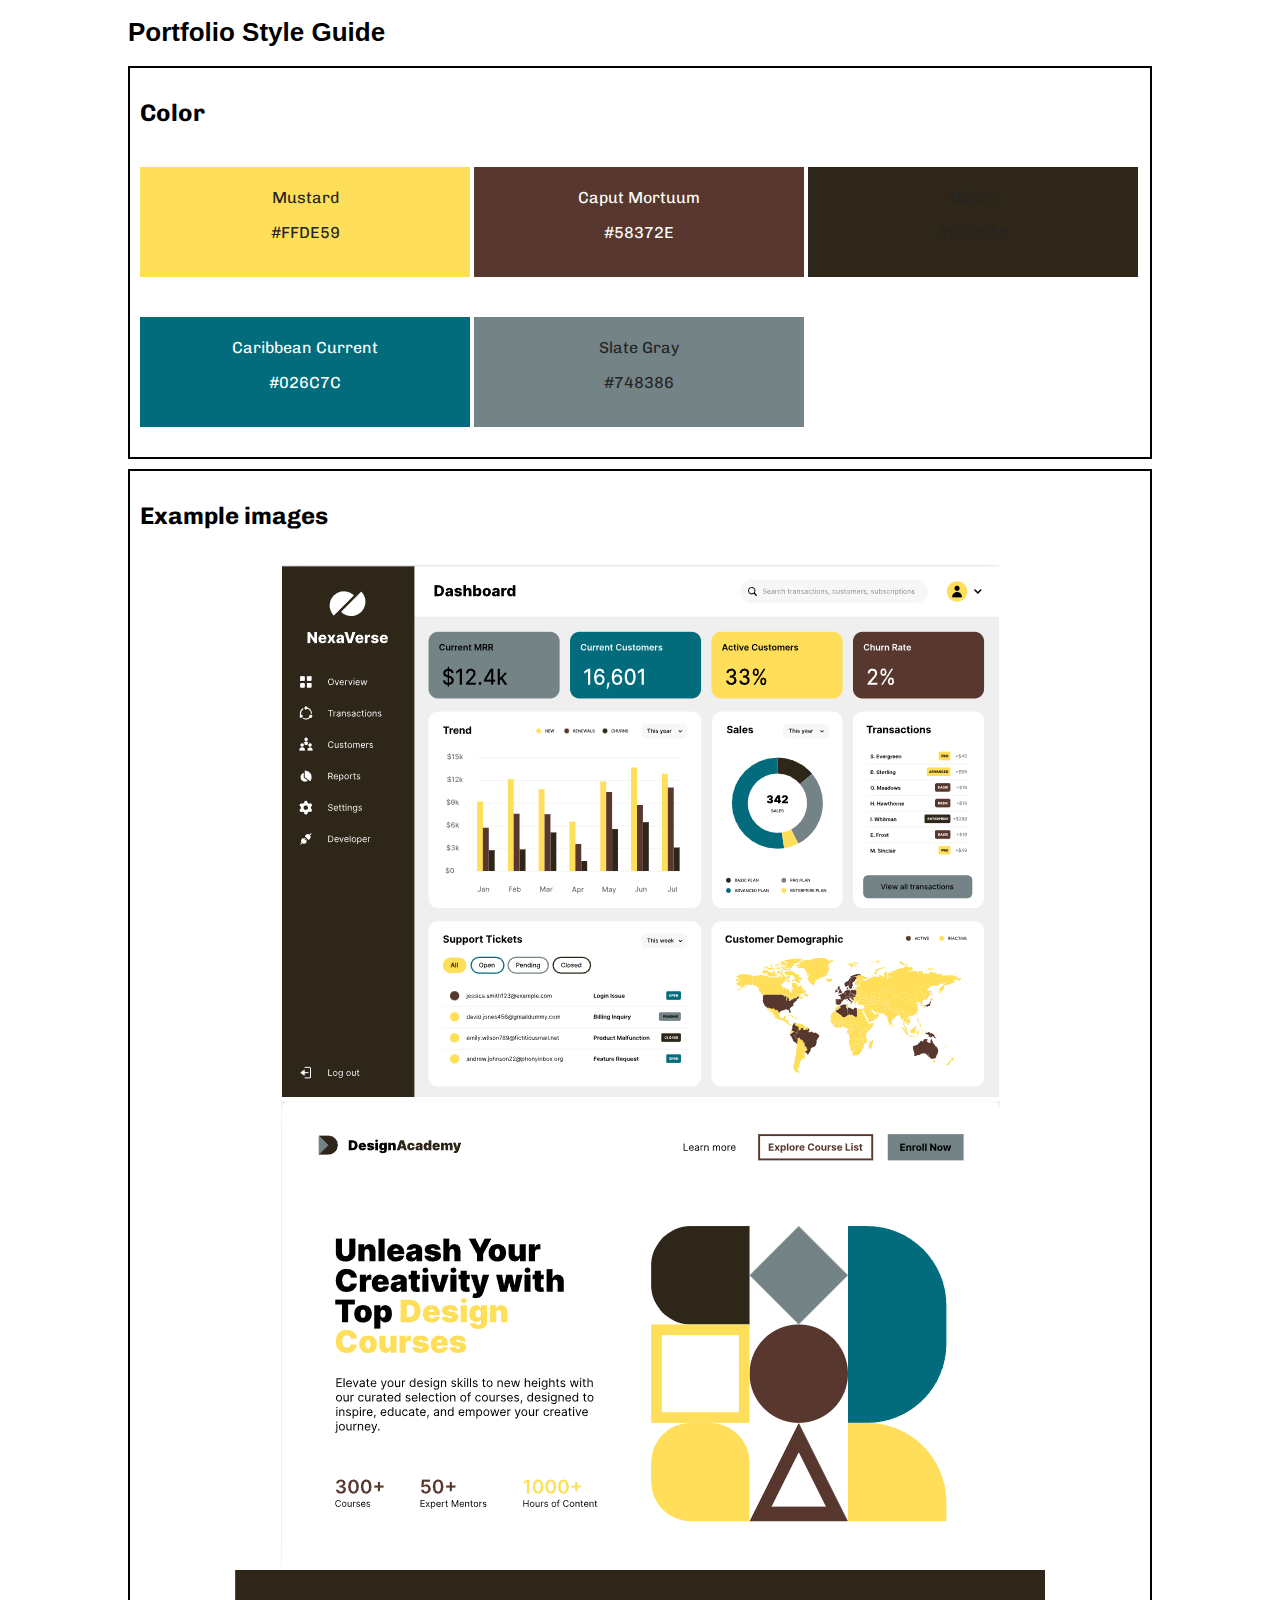
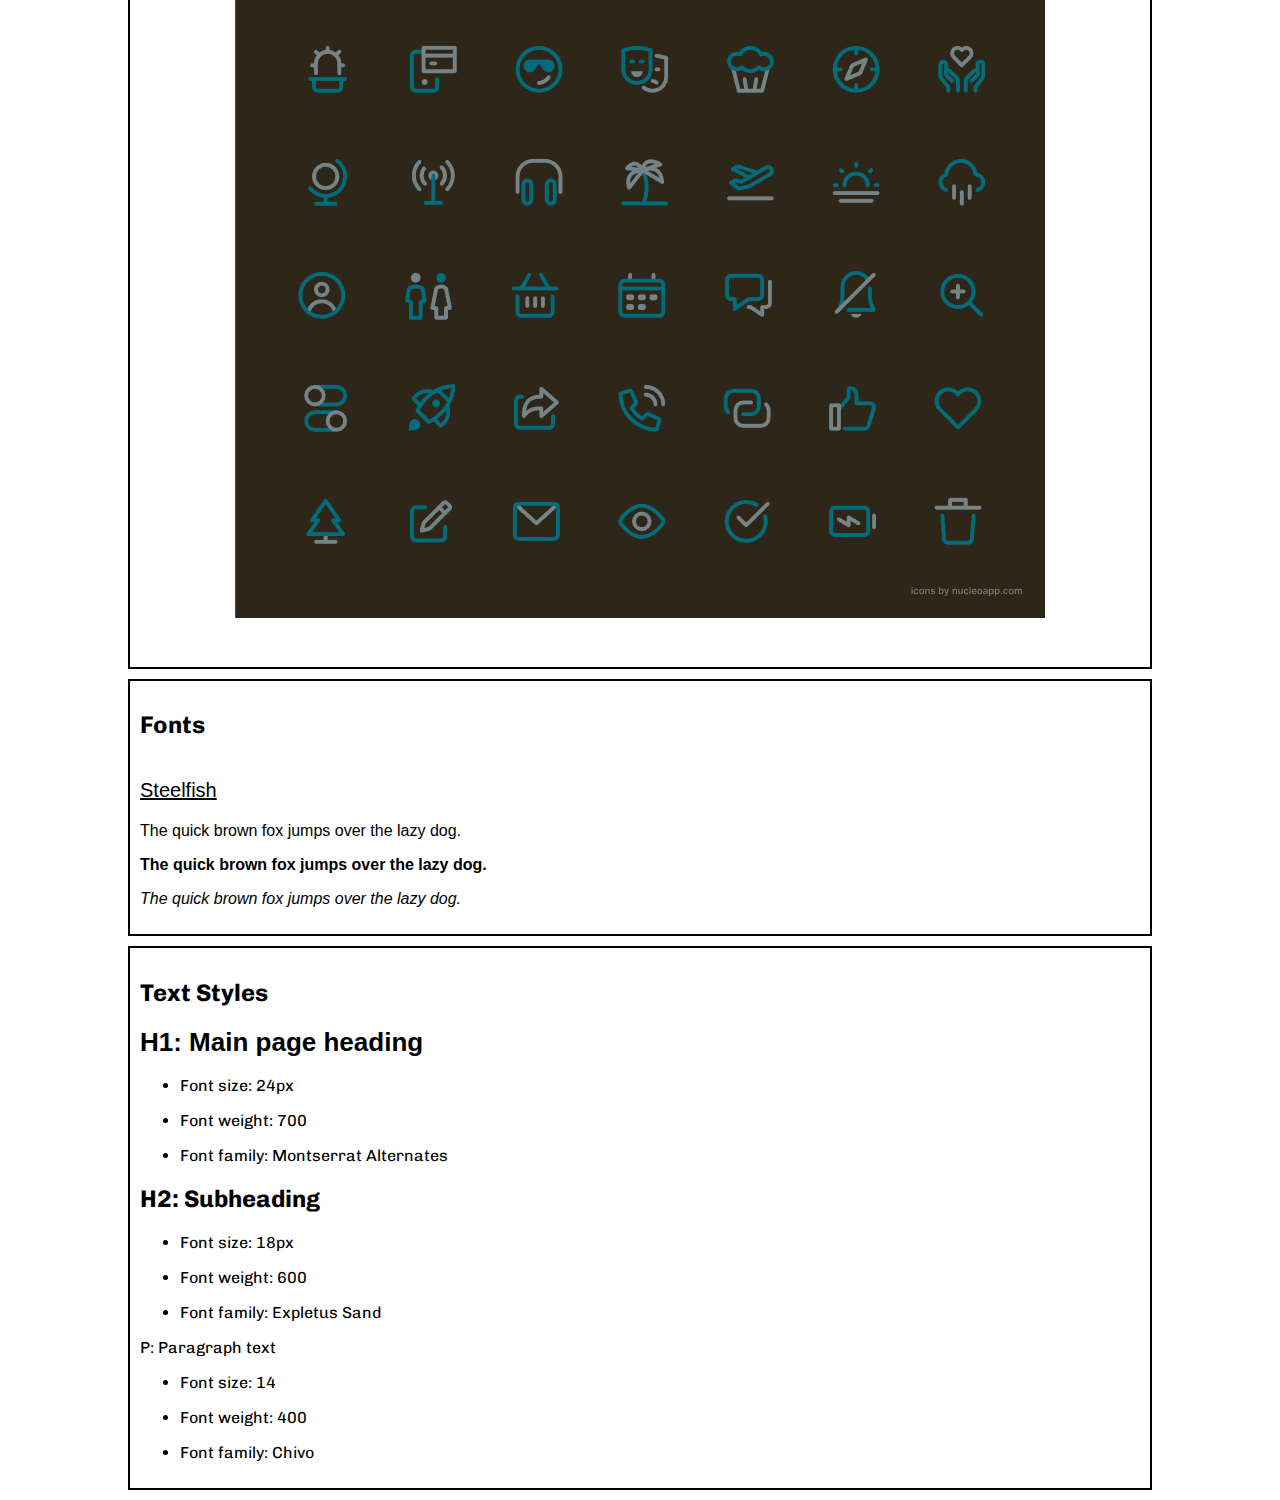
<file: PortfolioStyleGuide.html>
<!DOCTYPE html>
<html lang="en">
  <head>
      <meta charset="UTF-8">
      <meta name="viewport" content="width=device-width, initial-scale=1.0">
      <link rel="stylesheet" href="./css/styleguide.css">
      <!-- <link href="https://fonts.googleapis.com/css?family=Source+Code+Pro:400,700&display=swap" rel="stylesheet">
      <link href="https://fonts.googleapis.com/css?family=Nunito+Sans:400,400i,700&display=swap" rel="stylesheet">
      <link href="https://fonts.googleapis.com/css?family=Poppins:400,500,700&display=swap" rel="stylesheet">
       -->
      <link rel="preconnect" href="https://fonts.googleapis.com">
      <link rel="preconnect" href="https://fonts.gstatic.com" crossorigin>
      <link href="https://fonts.googleapis.com/css2?family=Chivo:ital,wght@0,100..900;1,100..900&family=Expletus+Sans:ital,wght@0,400..700;1,400..700&family=Montserrat+Alternates:ital,wght@0,100;0,200;0,300;0,400;0,500;0,600;0,700;0,800;0,900;1,100;1,200;1,300;1,400;1,500;1,600;1,700;1,800;1,900&display=swap" rel="stylesheet">
      
      
      
      
      <title>Style Guide</title>
  </head>

  <body>
    <h1>Portfolio Style Guide</h1>
  
   <div class = "container">
    <h2>Color</h2>
      <div class="color_containers">  
        <div class="color_panel mustard">
          <p class = "color_label">Mustard</p>
          <p class = "color_hex"> #FFDE59</p>
        </div>

        <div class="color_panel caput-mortuum">
          <p class = "color_label">Caput Mortuum</p>
          <p class = "color_hex"> #58372E</p>
        </div>
        
        <div class="color_panel bistro">
          <p class = "color_label">Bistro</p>
          <p class = "color_hex"> #2E2618</p>
        </div>

        <div class="color_panel caribbean-current">
          <p class = "color_label">Caribbean Current</p>
          <p class = "color_hex"> #026C7C</p>
        </div>

        <div class="color_panel slate-gray">
          <p class = "color_label">Slate Gray</p>
          <p class = "color_hex"> #748386</p>
        </div>
      </div>

   </div>
   <div class = "container">
    <h2>Example images</h2>
      <div class="color_examples_containers">  
        <img src="img/Color Examples_1.png" alt="Example 1">
        <img src="img/Color Examples_2.png" alt="Example 2">
        <img src="img/Color Examples_3.png" alt="Example 3">

      </div>
   </div>
   <div class = "container">
    <h2>Fonts</h2>
      <div class = "font_container">
          <div class="font_panel">
            <p class="font_label steelfish"> Steelfish </p>
            <p class="regular steelfish">The quick brown fox jumps over the lazy dog.</p>
            <p class="bold steelfish">The quick brown fox jumps over the lazy dog.</p>
            <p class="italic steelfish">The quick brown fox jumps over the lazy dog.</p>   
          </div>
      </div>
   </div>
   <div class = "container">
    <h2>Text Styles</h2>
    <div class="text_panel">
      <h1>H1: Main page heading </h1>
      <ul>
        <li><p>Font size: 24px</p></li>
        
        <li><p>Font weight: 700</p></li>
        
        <li><p>Font family: Montserrat Alternates</p></li>
      </ul>
    </div>

    <div class="text_panel">
      <h2>H2: Subheading</h2>
      <ul>
        <li><p>Font size: 18px</p></li>
        
        <li><p>Font weight: 600</p></li>
        
        <li><p>Font family: Expletus Sand</p></li>
      </ul>
    </div>

    <div class="text_panel">
      <p> P: Paragraph text</p>
      <ul>
        <li><p>Font size: 14</p></li>
        
        <li><p>Font weight: 400</p></li>
        
        <li><p>Font family: Chivo</p></li>
      </ul>
    </div>
   </div>
  </body>
  
</html>
</file>
<file: css/styleguide.css>
@font-face {
    font-family: "Steelfish - regular";
    src: url('/fonts/steelfishrg.otf') format('otf');
}
@font-face {
    font-family: "Steelfish - bold";
    src: url('/fonts/steelfishbd.otf') format('otf');
}
body{
    font-family: "Chivo",sans-serif;
    margin:  0 10%;
}
h1{
    font-size: 26px;
    font-weight: 700;
    font-family: "Steelfish - regular",sans-serif;
}
.container{
    border: 2px solid black;
    padding:  10px;
    margin: 10px auto;

}


.color_panel{
    padding: 5px;
    margin: 20px auto;
    display: inline-block;
    min-height: 100px;
    width: 32%;
    text-align: center;
}

.color_examples_containers{
    padding: 15px;
    margin: 20px auto;
    text-align: center;
}

.mustard{
    background-color: #FFDE59;
    color: #242423;

}
.caput-mortuum{
    background-color: #58372E;
    color: #fdfffc;
}

.bistro{
    background-color: #2E2618;
    color: #242423;

}

.caribbean-current{
    background-color: #026C7C;
    color: #fdfffc;
}

.slate-gray{
    background-color: #748386;
    color: #242423;

}
/* Font CSS */
.font_panel{
    width: 45%;
    display: inline-block;
}

.font_label{
    font-size: 20px;
    text-decoration: underline;
}
.regular{
    font-style: normal;
}
.bold{
    font-weight: 700;
}

.italic{
 font-style: italic;
}

.expletus{
    font-family: "Expletus Sand",sans-serif;
}
.steelfish{
    font-family: "Steelfish - regular",sans-serif;
}
.chivo{
    font-family: "Chivo",sans-serif;
}

/* Text styles*/
</file>
